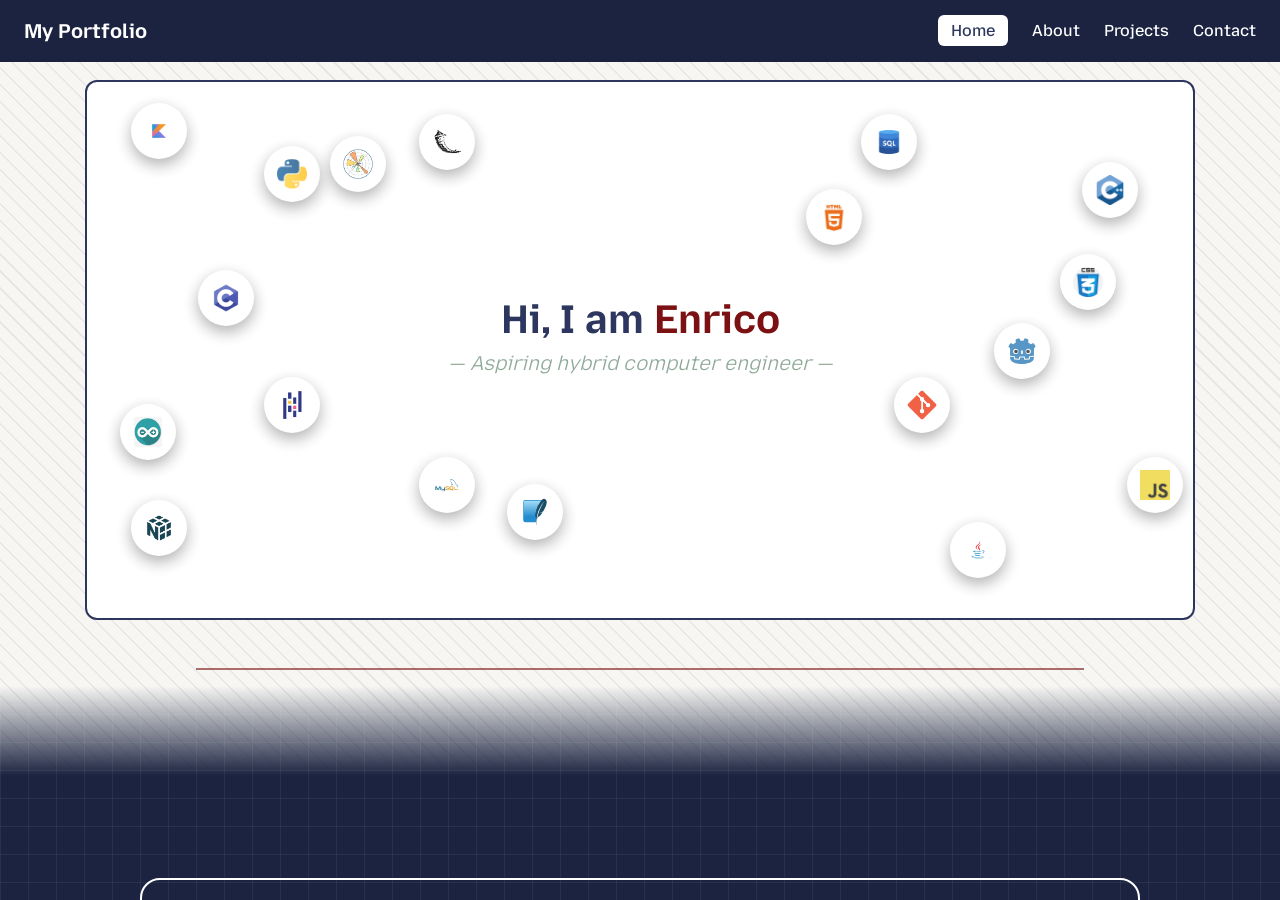
<file: index.html>
<!DOCTYPE html>
<html lang="en">
<head>
    <meta charset="UTF-8">
    <meta name="viewport" content="width=device-width, initial-scale=1.0">
    <title>Pentado Portfolio | Home</title>

    <!-- Bootstrap CSS -->
    <link rel="stylesheet" href="https://cdn.jsdelivr.net/npm/bootstrap@4.5.3/dist/css/bootstrap.min.css" integrity="sha384-TX8t27EcRE3e/ihU7zmQxVncDAy5uIKz4rEkgIXeMed4M0jlfIDPvg6uqKI2xXr2" crossorigin="anonymous">

    <!-- CSS -->
    <link href="style.css" rel="stylesheet">
</head>
<body>
    <!-- TODO: FIX Mobile UI -->
    <!--TODO: Fix Navbar for mobile devices, have the tabs be in a drop down list rather than always showing -->
    <nav class="navbar">
        <div class="logo">
            <a href="#">My Portfolio</a>
        </div>

        <button class="nav-toggle" id="nav-toggle" aria-label="Toggle navigation menu">
            &#9776;
        </button>

        <ul class="nav-links" id="nav-links">
            <li><a href="#" style="background-color: #fff; color: var(--twilight-indigo); padding: 0.4rem 0.8rem; border-radius: 6px;">Home</a></li>
            <li><a href="about.html">About</a></li>
            <li><a href="projects.html">Projects</a></li>
            <li><a href="contact.html">Contact</a></li>
        </ul>
    </nav>
    <div class="page-scroll">
        <main class="container">
            <!--TODO: make spacings better for first page -->
            <section id="home" class="hero" style="margin: 1rem auto 1rem;">
                <!-- Floating skill icons -->
                <div class="skill-field" aria-hidden="true">
                    <div class="skill-icon" style="left: 16%;  top: 12%; --dur: 7s;  --delay: 0s;   --amp: 14px;"><img src="images/skills/python.png" alt=""></div>
                    <div class="skill-icon" style="left: 16%; top: 55%; --dur: 8.5s;--delay: 1.2s; --amp: 18px;"><img src="images/skills/pandas.png" alt=""></div>
                    <div class="skill-icon" style="left: 4%;  top: 78%; --dur: 6.5s;--delay: 0.6s; --amp: 12px;"><img src="images/skills/numpy.png" alt=""></div>
                    <div class="skill-icon" style="left: 22%; top: 10%; --dur: 9s;  --delay: 2s;   --amp: 16px;"><img src="images/skills/matplotlib.png" alt=""></div>
                    <div class="skill-icon" style="left: 10%; top: 35%; --dur: 7.5s;--delay: 0.3s; --amp: 15px;"><img src="images/skills/c.jpg" alt=""></div>
                    <div class="skill-icon" style="left: 90%; top: 15%; --dur: 8s;  --delay: 1.5s; --amp: 17px;"><img src="images/skills/cpp.png" alt=""></div>
                    <div class="skill-icon" style="left: 82%; top: 45%; --dur: 6.8s;--delay: 0.8s; --amp: 13px;"><img src="images/skills/godot.svg" alt=""></div>
                    <div class="skill-icon" style="left: 94%; top: 70%; --dur: 9.5s;--delay: 2.4s; --amp: 20px;"><img src="images/skills/js.png" alt=""></div>
                    <div class="skill-icon" style="left: 78%; top: 82%; --dur: 7.2s;--delay: 1s;   --amp: 14px;"><img src="images/skills/java.jpg" alt=""></div>
                    <div class="skill-icon" style="left: 88%; top: 32%; --dur: 8.2s;--delay: 0.4s; --amp: 16px;"><img src="images/skills/css.png" alt=""></div>
                    <div class="skill-icon" style="left: 65%;  top: 20%; --dur: 6.2s;--delay: 1.8s; --amp: 12px;"><img src="images/skills/html.png" alt=""></div>
                    <div class="skill-icon" style="left: 30%; top: 6%;  --dur: 9.2s;--delay: 0.9s; --amp: 18px;"><img src="images/skills/flask.png" alt=""></div>
                    <div class="skill-icon" style="left: 70%; top: 6%;  --dur: 7.8s;--delay: 1.4s; --amp: 15px;"><img src="images/skills/sql.jpg" alt=""></div>
                    <div class="skill-icon" style="left: 38%; top: 75%; --dur: 8.6s;--delay: 2.2s; --amp: 19px;"><img src="images/skills/sqlite.svg" alt=""></div>
                    <div class="skill-icon" style="left: 30%; top: 70%; --dur: 6.6s;--delay: 0.5s; --amp: 13px;"><img src="images/skills/mysql.png" alt=""></div>
                    <div class="skill-icon" style="left: 3%;  top: 60%; --dur: 9.8s;--delay: 1.7s; --amp: 20px;"><img src="images/skills/arduino.png" alt=""></div>
                    <div class="skill-icon" style="left: 73%; top: 55%; --dur: 7.4s;--delay: 0.2s; --amp: 14px;"><img src="images/skills/git.png" alt=""></div>
                    <div class="skill-icon" style="left: 4%; top: 4%;  --dur: 8.4s;--delay: 1.1s; --amp: 16px;"><img src="images/skills/kotlin.png" alt=""></div>
                </div>

                <div class="hero-content">
                    <div class="hero-text-content">
                        <h1><b>Hi, I am <span class="highlight" style="color: #7b1113">Enrico</span></b></h1>
                        <h2 class="lead" id="rotating-tagline" style="color: --var(--dark-wine); font-style: italic;">— Aspiring hybrid computer engineer —</h2>
                        <p id="fun-message"></p>
                    </div>
                </div>
            </section>

            <hr style="margin: 3rem auto 1rem;">

            <section id="goals" class="dark-section">
                <br>
                <br>
                <br>
                <br>
                <br>
                <div style="border: 2px solid #ffffff; border-radius: 20px; margin: 2.5rem auto; padding: 2rem 1.5rem; max-width: 1000px;">
                    <h2 style="display: inline-block; font-family: 'Mozilla Text'; background-color: #ffffff; color: black; padding: 0.6rem 2rem; border-radius: 40px; border: 2px solid #ffffff; letter-spacing: 1px;"><b>MY GOALS</b></h2>
                    <br>
                    <hr style="margin: 3rem auto 1rem; margin-top: 2rem; margin-bottom: 0.5rem; color: white;">
                    <br>
                    <div class="goals-grid">
                        <div class="goal-card">
                            <h3 style="font-family: 'Mozilla Text'; padding-bottom: 3.2px;"><b>GROWTH</b></h3>
                            <p><i>Always building my skills not just in Programming and Engineering but even for</i></p>
                        </div>
                        <div class="goal-card">
                            <h3 style="font-family: 'Mozilla Text'; padding-bottom: 3.2px;"><b>APPLICATION</b></h3>
                            <p><i>Seeking hands-on work in industry and research, to apply the skills I learn within my fields of interest</i></p>
                        </div>
                        <div class="goal-card">
                            <h3 style="font-family: 'Mozilla Text'; padding-bottom: 3.2px;"><b>IMPACT</b></h3>
                            <p><i>Focused on real results, from identifying drug components, acting upon data, to improving user experience</i></p>
                        </div>
                    </div>
                    <br>
                    <br>
                    <hr style="margin: 3rem auto 1rem; margin-top: 1rem; margin-bottom: 1rem; color: white;">
                </div>
                <br>
                <br>
                <br>
                <br>
                <br>
                <br>
            </section>

            <hr style="margin: 3rem auto 1rem;">

            <!--TODO: Fix div sizing for mobile devices, have it so that it only displays one cell at a time -->
            <!--TODO: Add fade in the left and right side of the experience track to put the center card more in focus -->
            <section id="experience" style="font-family: 'Times New Roman'; margin: 3rem auto 1rem;">
                <h2 style="display: inline-block; font-family: 'Mozilla Text'; background-color: #ffffff; color: #000000; padding: 0.6rem 2rem; border-radius: 40px; border: 2px solid #000000; letter-spacing: 1px;"><b>EXPERIENCE</b></h2>
                <div class="scroll-wrapper">
                        <button class="scroll-btn left" aria-label="Scroll left">&#10094;</button>

                        <div class="experience-track">
                            <div class="experience-card">
                                <h3>Student Researcher & Presenter</h3>
                                <p class="exp-meta" style="font-family: 'Mozilla Text';display: flex; align-items: center; gap: 0.5rem;">
                                    <img src="images/homepage/pisay.jpg" alt="PSHS-EVC logo" style="width: 32px; height: 32px; border-radius: 50%; object-fit: cover; border: 1px solid var(--muted-teal);">
                                    Philippine Science High School – Eastern Visayas Campus · 2024–2026
                                </p>
                                <p style="text-align: justify; text-justify: inter-word; hyphens: auto;">Researched chem-informatics and bio-informatics applications, identifying dengue-inhibiting compounds in Moringa oleifera. Presented at four major forums, earning awards.</p>
                                <img src="images/homepage/research.jpg" alt="Research presentation photo" style="margin-left: auto; margin-right: auto; width: 100%; max-width: 260px; border-radius: 8px; margin-top: 0.75rem; display: block;">
                            </div>
                            <div class="experience-card">
                                <h3>AI/ML Research Intern</h3>
                                <p class="exp-meta" style="display: flex; align-items: center; gap: 0.5rem;">
                                    <img src="images/homepage/SIP.png" alt="UP Diliman logo" style="width: 32px; height: 32px; border-radius: 50%; object-fit: cover; border: 1px solid var(--muted-teal);">
                                    CheIntel Learning Laboratory, UP Diliman · June–July 2025
                                </p>
                                <p style="text-align: justify; text-justify: inter-word; hyphens: auto;">Voluntary summer internship at the CheIntel Research Laboratory, curating and analyzing chemical concept datasets for AI model training under the mentorship of engineers and researchers.</p>
                                <img src="images/homepage/Sip-Photo.jpg" alt="Lab photo" style="margin-left: auto; margin-right: auto; width: 100%; max-width: 260px; border-radius: 8px; margin-top: 0.75rem; display: block;">
                            </div>
                            <div class="experience-card">
                                <h3>Student Leader</h3>
                                <p class="exp-meta" style="display: flex; align-items: center; gap: 0.5rem;">
                                    <img src="images/homepage/pisay.jpg" alt="PSHS-EVC logo" style="width: 32px; height: 32px; border-radius: 50%; object-fit: cover; border: 1px solid var(--muted-teal);">
                                    PSHS-EVC Organizations · 2023–2026
                                </p>
                                <p style="text-align: justify; text-justify: inter-word; hyphens: auto;;">Led multiple student organizations managing and coordinating teams during tenure as an executive officer in each organization</p>
                                <img src="images/homepage/leadership.jpg" alt="Leadership event photo" style="margin-left: auto; margin-right: auto; width: 100%; max-width: 260px; border-radius: 8px; margin-top: 0.75rem; display: block;">
                            </div>
                        </div>

                        <button class="scroll-btn right" aria-label="Scroll right">&#10095;</button>
                </div>
            </section>
        </main>
    </div>

    <footer>
        <p>&copy; 2026 Enrico Wilhelm E. Pentado. All rights reserved.</p>
    </footer>

    <!-- Bootstrap JS dependencies -->
    <script src="https://code.jquery.com/jquery-3.5.1.slim.min.js" integrity="sha384-DfXdz2htPH0lsSSs5nCTpuj/zy4C+OGpamoFVy38MVBnE+IbbVYUew+OrCXaRkfj" crossorigin="anonymous"></script>
    <script src="https://cdn.jsdelivr.net/npm/bootstrap@4.5.3/dist/js/bootstrap.bundle.min.js" integrity="sha384-ho+j7jyWK8fNQe+A12Hb8AhRq26LrZ/JpcUGGOn+Y7RsweNrtN/tE3MoK7ZeZDyx" crossorigin="anonymous"></script>

    <script src="script.js"></script>
</body>
</html>
</file>
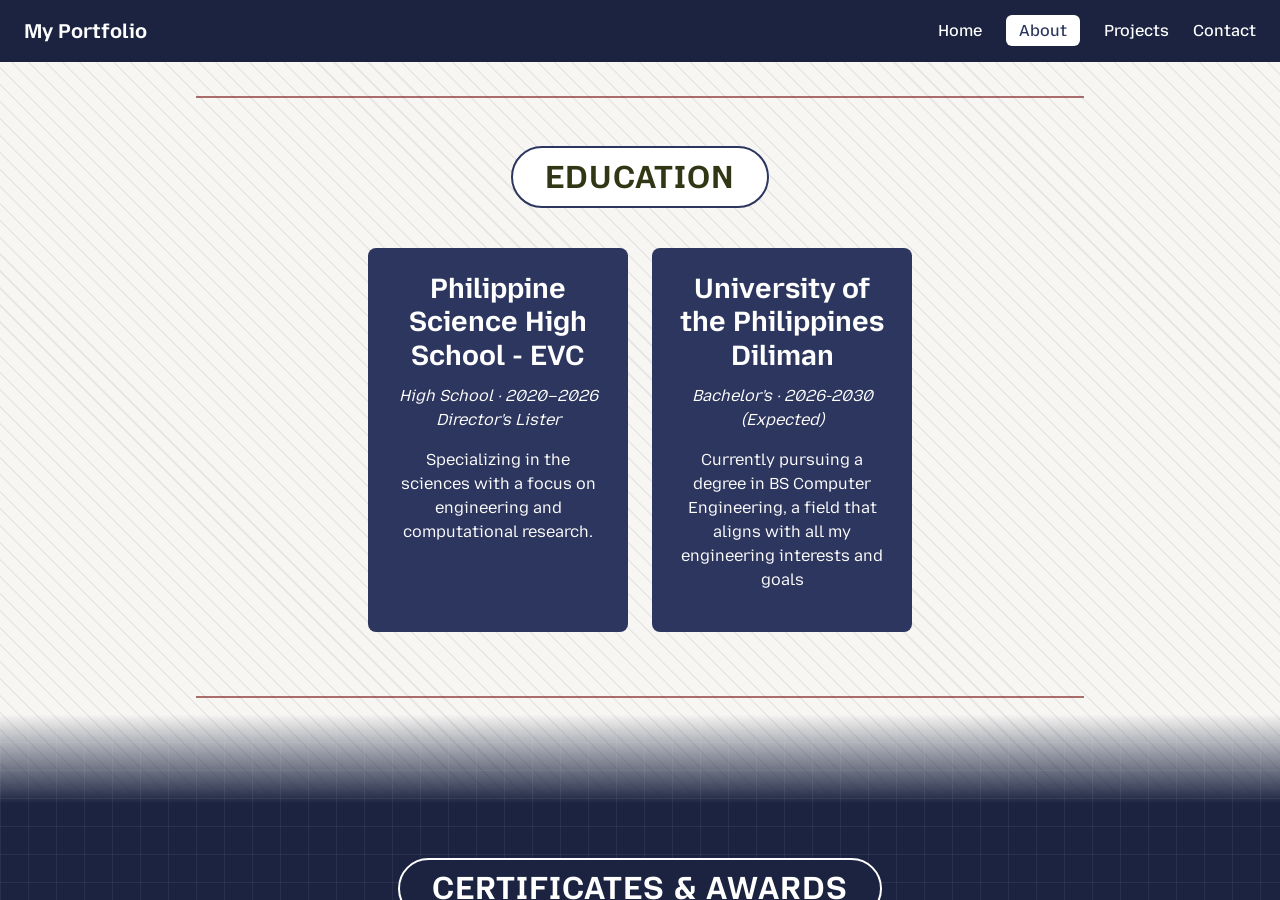
<file: about.html>
<!DOCTYPE html>
<html lang="en">
<head>
    <meta charset="UTF-8">
    <meta name="viewport" content="width=device-width, initial-scale=1.0">
    <title>Pentado Portfolio | About</title>

    <!-- Bootstrap CSS -->
    <link rel="stylesheet" href="https://cdn.jsdelivr.net/npm/bootstrap@4.5.3/dist/css/bootstrap.min.css" integrity="sha384-TX8t27EcRE3e/ihU7zmQxVncDAy5uIKz4rEkgIXeMed4M0jlfIDPvg6uqKI2xXr2" crossorigin="anonymous">

    <link href="style.css" rel="stylesheet">
</head>
<body>
    <nav class="navbar">
        <div class="logo">
            <a href="#">My Portfolio</a>
        </div>

        <button class="nav-toggle" id="nav-toggle" aria-label="Toggle navigation menu">
            &#9776;
        </button>

        <ul class="nav-links" id="nav-links">
            <li><a href="index.html">Home</a></li>
            <li><a href="#" style="background-color: #fff; color: var(--twilight-indigo); padding: 0.4rem 0.8rem; border-radius: 6px;">About</a></li>
            <li><a href="projects.html">Projects</a></li>
            <li><a href="contact.html">Contact</a></li>
        </ul>
    </nav>

        <div class="page-scroll">
            <main class="container">
                <hr style="margin: 2rem auto 1rem; margin-bottom: 0rem;">
                <!-- TODO: ADD IMAGES OF THE SCHOOLS TO THE SIDES OF THE CARDS -->
                <!-- Education Maintains Card System FORMAT-->
                <section id="education" style="padding: 3rem 1.5rem; text-align: center;">
                    <h2 style="background-color:white ;display: inline-block; font-family: 'Mozilla Text'; padding: 0.6rem 2rem; border: 2px solid var(--twilight-indigo); border-radius: 40px; margin-bottom: 0.5rem; letter-spacing: 1px;"><b>EDUCATION</b></h2>
                    <div class="goals-grid">
                        <div class="goal-card">
                            <h3 style="font-family: 'Mozilla Text'; padding-bottom: 3.2px;"><b>Philippine Science High School - EVC</b></h3>
                            <p><i>High School · 2020–2026 Director's Lister</i></p>
                            <p>Specializing in the sciences with a focus on engineering and computational research.</p>
                        </div>
                        <div class="goal-card">
                            <h3 style="font-family: 'Mozilla Text'; padding-bottom: 3.2px;"><b>University of the Philippines Diliman</b></h3>
                            <p><i>Bachelor's · 2026-2030 (Expected) </i></p>
                            <p>Currently pursuing a degree in BS Computer Engineering, a field that aligns with all my engineering interests and goals</p>
                        </div>
                    </div>
                </section>

                <hr style="margin: 1rem auto 1rem;">

                <!-- Certificates & Awards apply a more timeline esque design-->
                <section id="awards" class="dark-section" style="padding: 3rem 1.5rem; text-align: center;">
                    <br>
                    <br>
                    <br>
                    <br>


                    <h2 style="background-color: var(--deep-navy);display: inline-block; font-family: 'Mozilla Text'; padding: 0.6rem 2rem; border: 2px solid var(--twilight-indigo); border-radius: 40px; margin-bottom: 0.5rem; letter-spacing: 1px;"><b>CERTIFICATES & AWARDS</b></h2>

                    <br>
                    <hr style="color: white;">

                    <!-- TODO: Make the description box a fixed size, add some images if possible similarly to the expereience carousel but here instead the pictures of the certificates-->
                    <div class="timeline-wrapper">
                        <div class="timeline-track">
                            <div class="timeline-arrow left"></div>

                            <!-- Certificates -->
                            <button class="timeline-dot" data-type="certificate" data-label="Certificate" data-title="JavaScript Proficiency Certification" data-date="HackerRank · Aug 2025" data-description="Validated proficiency in core JavaScript, covering DOM manipulation, event handling, and client-side logic for building interactive, functional web interfaces." aria-label="JavaScript Proficiency Certification"></button>

                            <button class="timeline-dot" data-type="certificate" data-label="Certificate" data-title="Intern-level Software Engineering Certification" data-date="HackerRank · Aug 2025" data-description="Assessed intern-level competency in Python and core software engineering practices, including code structure, debugging, and problem-solving under time constraints." aria-label="Intern-level Software Engineering Certification"></button>

                            <button class="timeline-dot" data-type="certificate" data-label="Certificate" data-title="Python Proficiency Certification" data-date="HackerRank · Aug 2025" data-description="Validated proficiency in Python fundamentals and data structures, directly applied in building a semi-automated cheminformatics data pipeline using pandas and pathlib." aria-label="Python Proficiency Certification"></button>

                            <button class="timeline-dot" data-type="award" data-label="Award" data-title="2nd Place, Oral Presentation" data-date="Regional Health Research Symposium · Dec 2025" data-description="Delivered an oral presentation on 'In Silico Investigation of Moringa Oleifera Flavonoids as Potential Inhibitors of NS3 and NS5 of the DENV Virus.' Presented methodology and findings from a semi-automated pipeline built with pandas, matplotlib, and pathlib that screened 100+ flavonoid candidates. Placed 2nd for clarity and rigor of methodology." aria-label="2nd Place, Oral Presentation"></button>

                            <button class="timeline-dot" data-type="award" data-label="Award" data-title="Creative Insight Award" data-date="Kamnoetvidya Science Academy - International Science Fair · Feb 2026" data-description="Recognized for narrowing 100+ flavonoid candidates down to 2 potential inhibitors of the DENV NS3 and NS5 proteins through an in silico screening pipeline. Awarded for surfacing underexplored opportunities in cheminformatics to an international panel of academics and professionals." aria-label="Creative Insight Award"></button>

                            <!-- Award -->
                            <button class="timeline-dot" data-type="award" data-label="Award" data-title="Best Research Project – Chemistry" data-date="PSHS-EVC Science Math and Technology Fair · 2026" data-description="Awarded for research identifying dengue-inhibiting compounds in Moringa oleifera. Built a semi-automated screening pipeline using pandas for data analysis, matplotlib for modeling and visualization, and pathlib for automated file handling — accelerating the project timeline by running lengthy tasks without manual input." aria-label="Best Research Project – Chemistry"></button>

                            <!-- Important certificate -->
                            <button class="timeline-dot" data-type="important-certificate" data-label="Important Certificate" data-title="IBM Data Fundamentals Certification" data-date="IBM · Jun 2026" data-description="Covers foundational data concepts including data types, analysis, modeling, and data cleaning, with hands-on exposure to IBM Watson tools for applied data analysis." aria-label="IBM Data Fundamentals Certification"></button>

                            <!-- Certificates -->
                            <button class="timeline-dot" data-type="certificate" data-label="Certificate" data-title="Java Certification" data-date="HackerRank · Jun 2026" data-description="Validated competency in Java programming fundamentals and object-oriented programming principles, including class design, inheritance, and encapsulation." aria-label="Java Certification"></button>

                            <button class="timeline-dot" data-type="certificate" data-label="Certificate" data-title="SQL Certification" data-date="HackerRank · Jun 2026" data-description="Validated proficiency in SQL for managing, querying, and retrieving data across relational databases, covering joins, aggregation, and data manipulation." aria-label="SQL Certification"></button>

                            <div class="timeline-arrow right"></div>
                        </div>
                    </div>


                    <div class="timeline-panel" id="timeline-panel">
                        <h3 id="timeline-panel-title">Explore my awards & certificates</h3>
                        <p class="date" id="timeline-panel-date"></p>
                        <p id="timeline-panel-description">Hover, click, or use ← → arrow keys after clicking a dot to browse.</p>
                    </div>

                    <hr style="color: white;">
                    <br>
                    <br>

                </section>

                <hr style="margin: 3rem auto 1rem;">

                <!-- Organizations note TODO: convert to a Icon/Logo reveal on Hover, add timestamps-->
                <section id="organizations" style="padding: 3rem 1.5rem; text-align: center;">
                    <h2 class="section-title" style="background-color:white ;display: inline-block; font-family: 'Mozilla Text'; padding: 0.6rem 2rem; border: 2px solid var(--dark-wine); border-radius: 40px; margin-bottom: 0.5rem; letter-spacing: 1px;" ><b>ORGANIZATIONS</b></h2>

                    <div class="org-layout">
                        <!-- Left column: photo + logo carousel -->
                        <div class="org-left">
                            <div class="org-photo-wrapper">
                                <img id="org-photo" src="images/about/ligid-photo.jpg" alt="Work with LIGID">
                            </div>

                            <div class="org-logo-scroll-wrapper">

                                <div class="org-logo-track" id="org-logo-track">
                                    <button class="org-logo-item is-active"
                                        data-name="LIGID"
                                        data-role="President"
                                        data-photo="images/about/ligid-photo.jpg"
                                        data-description="Led LIGID, the school's academic club for Geography and Social Science, aimed at building appreciation for both fields and training scholars to compete in the Philippine Geographic Olympiad.">
                                        <img src="images/about/logo-ligid.jpg" alt="LIGID logo">
                                    </button>

                                    <button class="org-logo-item"
                                        data-name="CAFE PISAY"
                                        data-role="Internal Vice President"
                                        data-photo="images/about/cafe-photo.jpg"
                                        data-description="Helped lead CAFE PISAY, a non-profit organization promoting literacy and language appreciation within the school and nearby community through initiatives like elementary school outreach and book drives. Spearheaded the organization's first outreach to Pope Francis Home for the Elderly and Orphans.">
                                        <img src="images/about/logo-cafe.jpg" alt="CAFE PISAY logo">
                                    </button>

                                    <button class="org-logo-item"
                                        data-name="ECHO"
                                        data-role="Secretary"
                                        data-photo="images/about/echo-photo.png"
                                        data-description="Served as Secretary of ECHO, an organization introducing students to specialized computer science niches beyond the standard curriculum, including game development and competitive programming, while training scholars for the National Informatics Olympiad — with multiple members representing the school at the national level.">
                                        <img src="images/about/logo-echo.jpg" alt="ECHO logo">
                                    </button>

                                    <button class="org-logo-item"
                                        data-name="Athletic Council"
                                        data-role="Auditor"
                                        data-photo="images/about/ac.jpg"
                                        data-description="Managed fiscal matters for the Athletic Council and its flagship event, auditing over ₱300,000 in funds through pre- and post-event reviews, and formulating and allocating budget plans across more than 10 committees to keep the event on track.">
                                        <img src="images/about/logo-ac.jpg" alt="Athletic Council logo">
                                    </button>
                                </div>

                            </div>
                        </div>

                        <!-- Right column: name, role, description — updates with the active logo -->
                        <div class="org-right">
                            <h3 id="org-name">LIGID</h3>
                            <p class="role" id="org-role">President</p>
                            <p id="org-description">Led LIGID, the school's academic club for Geography and Social Science, aimed at building appreciation for both fields and training scholars to compete in the Philippine Geographic Olympiad.</p>
                        </div>
                    </div>
                </section>

                <hr style="margin: 3rem auto 1rem;">

                <!--Hobbies-->
                <!--TODO: darken photos to not class too much with the background -->
                <section id="hobbies" class="dark-section" style="padding: 3rem 1.5rem 1rem; text-align: center;">
                    <br>
                    <br>
                    <br>
                    <br>
                    <br>
                    <h2 style="background-color: var(--deep-navy); display: inline-block; font-family: 'Mozilla Text'; padding: 0.6rem 2rem; border: 2px solid var(--twilight-indigo); border-radius: 40px; margin-bottom: 0.5rem; letter-spacing: 1px;"><b>HOBBIES</b></h2>
                    <br>
                    <hr style="color: white;">
                    <br>
                    <div class="hobby-grid">

                        <div class="hobby-tile">
                            <img src="images/about/gdev-photo.png" alt="Hobby Two">
                            <div class="hobby-overlay">
                                <h3>Game Development and Play testing</h3>
                                <p>Creating fun small scale video game projects as an extension of the skills I learned from programming</p>
                            </div>
                        </div>

                        <div class="hobby-tile">
                            <img src="images/about/photography-photo.jpg" alt="Hobby Three">
                            <div class="hobby-overlay">
                                <h3>Photography</h3>
                                <p>Taken up casual photography, more specifically street photography to appreciate the community and surroundings.</p>
                            </div>
                        </div>

                        <div class="hobby-tile">
                            <img src="images/about/lit-photo.jpg" alt="Hobby Four">
                            <div class="hobby-overlay">
                                <h3>Classic Literature</h3>
                                <p>I love reading classic literature my favorite author is Victor Hugo but currently I am reading the works of Dostoevsky </p>
                            </div>
                        </div>

                        <!-- Add more tiles by copying one .hobby-tile block above -->
                    </div>
                    <br>
                    <br>
                    <br>
                    <hr style="color: white;">
                    <br>
                </section>
            </main>
        </div>

    <footer>
        <p>&copy; 2026 Enrico Wilhelm E. Pentado. All rights reserved.</p>
    </footer>

    <!-- Bootstrap JS dependencies -->
    <script src="https://code.jquery.com/jquery-3.5.1.slim.min.js" integrity="sha384-DfXdz2htPH0lsSSs5nCTpuj/zy4C+OGpamoFVy38MVBnE+IbbVYUew+OrCXaRkfj" crossorigin="anonymous"></script>
    <script src="https://cdn.jsdelivr.net/npm/bootstrap@4.5.3/dist/js/bootstrap.bundle.min.js" integrity="sha384-ho+j7jyWK8fNQe+A12Hb8AhRq26LrZ/JpcUGGOn+Y7RsweNrtN/tE3MoK7ZeZDyx" crossorigin="anonymous"></script>

    <script src="script.js"></script>
</body>
</html>
</file>
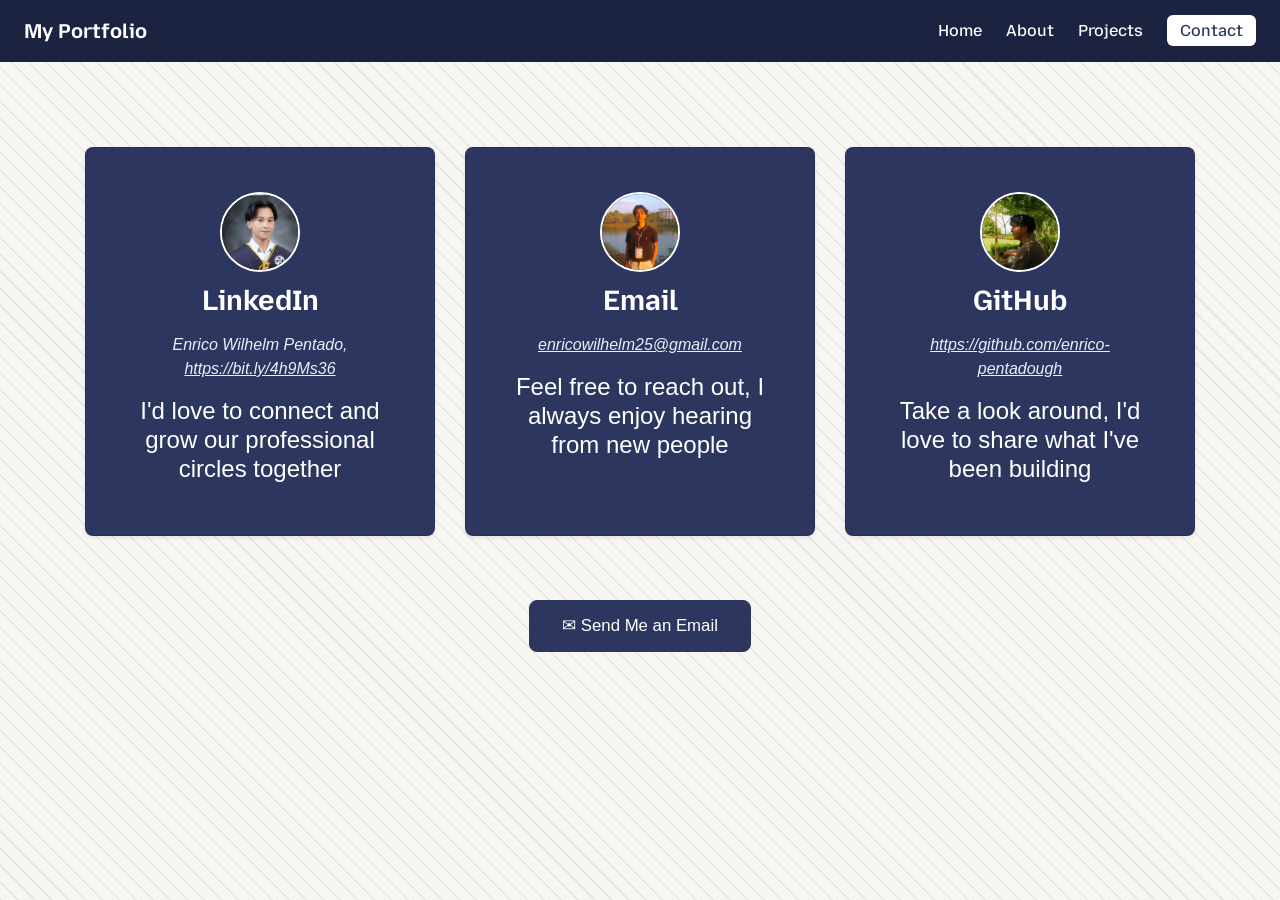
<file: contact.html>
<!DOCTYPE html>
<html lang="en">
<head>
    <meta charset="UTF-8">
    <meta name="viewport" content="width=device-width, initial-scale=1.0">
    <title>Pentado Portfolio | Contact</title>

    <!-- Bootstrap CSS -->
    <link rel="stylesheet" href="https://cdn.jsdelivr.net/npm/bootstrap@4.5.3/dist/css/bootstrap.min.css" integrity="sha384-TX8t27EcRE3e/ihU7zmQxVncDAy5uIKz4rEkgIXeMed4M0jlfIDPvg6uqKI2xXr2" crossorigin="anonymous">

    <link href="style.css" rel="stylesheet">
</head>
<body>

    <nav class="navbar">
        <div class="logo">
            <a href="#">My Portfolio</a>
        </div>

        <button class="nav-toggle" id="nav-toggle" aria-label="Toggle navigation menu">
            &#9776;
        </button>

        <ul class="nav-links" id="nav-links">
            <li><a href="index.html">Home</a></li>
            <li><a href="about.html">About</a></li>
            <li><a href="projects.html">Projects</a></li>
            <li><a href="#" style="background-color: #fff; color: var(--twilight-indigo); padding: 0.4rem 0.8rem; border-radius: 6px;">Contact</a></li>
        </ul>
    </nav>

    <div class="page-scroll">
        <main class="container">

            <section id="contact" style="padding-top: 3.2rem; font-family: 'Quicksand', sans-serif;">
                <div class="goals-grid row justify-content-center">

                    <!-- LinkedIn -->
                    <div class="col-md-4 mb-4">
                        <div class="goal-card card h-100 shadow-sm" style="display: flex; flex-direction: column; align-items: center; text-align: center; background-color: var(--twilight-indigo); color: #ffffff;">
                            <div class="card-body d-flex flex-column align-items-center text-center">
                                <img src="images/contact/linkedin.jpg" alt="LinkedIn profile picture"
                                    style="width: 80px; height: 80px; border-radius: 50%; object-fit: cover; margin-bottom: 0.75rem; border: 2px solid #ffffff;">
                                <h3 class="card-title" style="font-family: 'Mozilla Text', Times, serif; padding-bottom: 3.2px; color: #ffffff;"><b>LinkedIn</b></h3>
                                <p class="card-text" style="color: #e6f0fa;"><i>Enrico Wilhelm Pentado, <a href="https://bit.ly/4h9Ms36" target="_blank" rel="noopener noreferrer" style="color: #e6f0fa; text-decoration: underline;">https://bit.ly/4h9Ms36</a></i></p>
                                <h4 style="color: #ffffff;">I'd love to connect and grow our professional circles together</h4>
                            </div>
                        </div>
                    </div>

                    <!-- Email -->
                    <div class="col-md-4 mb-4">
                        <div class="goal-card card h-100 shadow-sm" style="display: flex; flex-direction: column; align-items: center; text-align: center; background-color: var(--twilight-indigo); color: #ffffff;">
                            <div class="card-body d-flex flex-column align-items-center text-center">
                                <img src="images/contact/gmail.jpg" alt="Email profile picture"
                                    style="width: 80px; height: 80px; border-radius: 50%; object-fit: cover; margin-bottom: 0.75rem; border: 2px solid #ffffff;">
                                <h3 class="card-title" style="font-family: 'Mozilla Text', Times, serif; padding-bottom: 3.2px; color: #ffffff;"><b>Email</b></h3>
                                <p class="card-text" style="color: #e6f0fa;"><i><a href="mailto:enricowilhelm25@gmail.com" style="color: #e6f0fa; text-decoration: underline;">enricowilhelm25@gmail.com</a></i></p>
                                <h4 style="color: #ffffff;">Feel free to reach out, I always enjoy hearing from new people</h4>
                            </div>
                        </div>
                    </div>

                    <!-- GitHub -->
                    <div class="col-md-4 mb-4">
                        <div class="goal-card card h-100 shadow-sm" style="display: flex; flex-direction: column; align-items: center; text-align: center; background-color: var(--twilight-indigo); color: #ffffff;">
                            <div class="card-body d-flex flex-column align-items-center text-center">
                                <img src="images/contact/github.jpg" alt="GitHub profile picture"
                                style="width: 80px; height: 80px; border-radius: 50%; object-fit: cover; margin-bottom: 0.75rem; border: 2px solid #ffffff;">
                                <h3 class="card-title" style="font-family: 'Mozilla Text', Times, serif; padding-bottom: 3.2px; color: #ffffff;"><b>GitHub</b></h3>
                                <p class="card-text" style="color: #e6f0fa;"><i><a href="https://github.com/enrico-pentadough" target="_blank" rel="noopener noreferrer" style="color: #e6f0fa; text-decoration: underline;">https://github.com/enrico-pentadough</a></i></p>
                                <h4 style="color: #ffffff;">Take a look around, I'd love to share what I've been building</h4>
                            </div>
                        </div>
                    </div>

                </div>

                <div style="text-align: center; margin-top: 2.5rem;">
                    <a href="mailto:enricowilhelm25@gmail.com" class="btn btn-primary" style="padding: 0.75rem 2rem; font-size: 1.05rem; border-radius: 8px;">
                        ✉ Send Me an Email
                    </a>
                </div>
            </section>
            <br>
            <br>
        </main>
    </div>

    <footer>
        <p>&copy; 2026 Enrico Wilhelm E. Pentado. All rights reserved.</p>
    </footer>

    <!-- Bootstrap JS dependencies -->
    <script src="https://code.jquery.com/jquery-3.5.1.slim.min.js" integrity="sha384-DfXdz2htPH0lsSSs5nCTpuj/zy4C+OGpamoFVy38MVBnE+IbbVYUew+OrCXaRkfj" crossorigin="anonymous"></script>
    <script src="https://cdn.jsdelivr.net/npm/bootstrap@4.5.3/dist/js/bootstrap.bundle.min.js" integrity="sha384-ho+j7jyWK8fNQe+A12Hb8AhRq26LrZ/JpcUGGOn+Y7RsweNrtN/tE3MoK7ZeZDyx" crossorigin="anonymous"></script>

    <script src="script.js"></script>
</body>
</html>
</file>
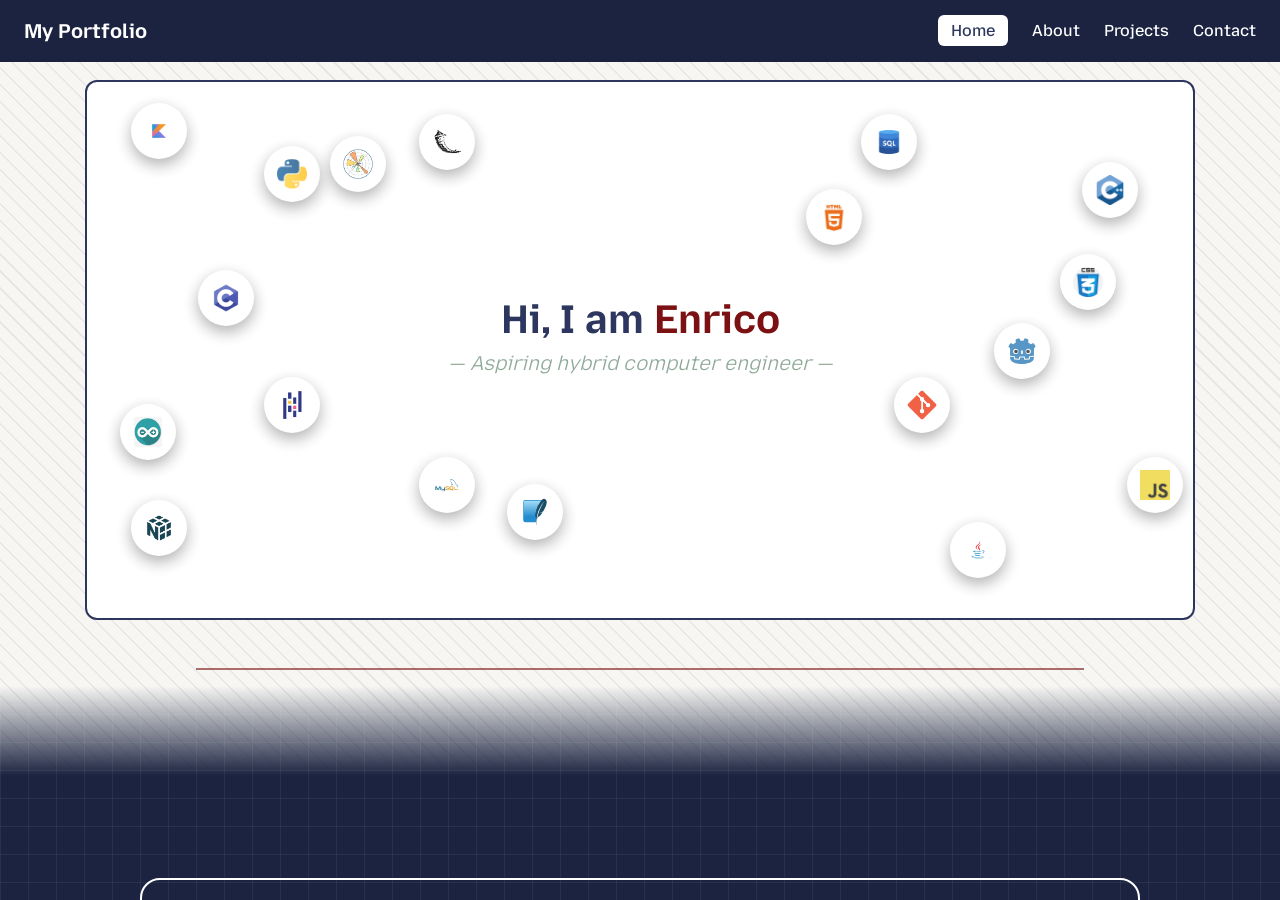
<file: homepage.html>
<!DOCTYPE html>
<html lang="en">
<head>
    <meta charset="UTF-8">
    <meta name="viewport" content="width=device-width, initial-scale=1.0">
    <title>Pentado Portfolio | Home</title>

    <!-- Bootstrap CSS -->
    <link rel="stylesheet" href="https://cdn.jsdelivr.net/npm/bootstrap@4.5.3/dist/css/bootstrap.min.css" integrity="sha384-TX8t27EcRE3e/ihU7zmQxVncDAy5uIKz4rEkgIXeMed4M0jlfIDPvg6uqKI2xXr2" crossorigin="anonymous">

    <!-- CSS -->
    <link href="style.css" rel="stylesheet">
</head>
<body>

    <!--TODO: Fix Navbar for mobile devices, have the tabs be in a drop down list rather than always showing -->
    <nav class="navbar">
        <div class="logo">
            <a href="#">My Portfolio</a>
        </div>

        <button class="nav-toggle" id="nav-toggle" aria-label="Toggle navigation menu">
            &#9776;
        </button>

        <ul class="nav-links" id="nav-links">
            <li><a href="#" style="background-color: #fff; color: var(--twilight-indigo); padding: 0.4rem 0.8rem; border-radius: 6px;">Home</a></li>
            <li><a href="about.html">About</a></li>
            <li><a href="projects.html">Projects</a></li>
            <li><a href="contact.html">Contact</a></li>
        </ul>
    </nav>
    <div class="page-scroll">
        <main class="container">
            <!--TODO: make section smaller -->
            <section id="home" class="hero" style="margin: 1rem auto 1rem;">
                <!-- Floating skill icons -->
                <div class="skill-field" aria-hidden="true">
                    <div class="skill-icon" style="left: 16%;  top: 12%; --dur: 7s;  --delay: 0s;   --amp: 14px;"><img src="images/skills/python.png" alt=""></div>
                    <div class="skill-icon" style="left: 16%; top: 55%; --dur: 8.5s;--delay: 1.2s; --amp: 18px;"><img src="images/skills/pandas.png" alt=""></div>
                    <div class="skill-icon" style="left: 4%;  top: 78%; --dur: 6.5s;--delay: 0.6s; --amp: 12px;"><img src="images/skills/numpy.png" alt=""></div>
                    <div class="skill-icon" style="left: 22%; top: 10%; --dur: 9s;  --delay: 2s;   --amp: 16px;"><img src="images/skills/matplotlib.png" alt=""></div>
                    <div class="skill-icon" style="left: 10%; top: 35%; --dur: 7.5s;--delay: 0.3s; --amp: 15px;"><img src="images/skills/c.jpg" alt=""></div>
                    <div class="skill-icon" style="left: 90%; top: 15%; --dur: 8s;  --delay: 1.5s; --amp: 17px;"><img src="images/skills/cpp.png" alt=""></div>
                    <div class="skill-icon" style="left: 82%; top: 45%; --dur: 6.8s;--delay: 0.8s; --amp: 13px;"><img src="images/skills/godot.svg" alt=""></div>
                    <div class="skill-icon" style="left: 94%; top: 70%; --dur: 9.5s;--delay: 2.4s; --amp: 20px;"><img src="images/skills/js.png" alt=""></div>
                    <div class="skill-icon" style="left: 78%; top: 82%; --dur: 7.2s;--delay: 1s;   --amp: 14px;"><img src="images/skills/java.jpg" alt=""></div>
                    <div class="skill-icon" style="left: 88%; top: 32%; --dur: 8.2s;--delay: 0.4s; --amp: 16px;"><img src="images/skills/css.png" alt=""></div>
                    <div class="skill-icon" style="left: 65%;  top: 20%; --dur: 6.2s;--delay: 1.8s; --amp: 12px;"><img src="images/skills/html.png" alt=""></div>
                    <div class="skill-icon" style="left: 30%; top: 6%;  --dur: 9.2s;--delay: 0.9s; --amp: 18px;"><img src="images/skills/flask.png" alt=""></div>
                    <div class="skill-icon" style="left: 70%; top: 6%;  --dur: 7.8s;--delay: 1.4s; --amp: 15px;"><img src="images/skills/sql.jpg" alt=""></div>
                    <div class="skill-icon" style="left: 38%; top: 75%; --dur: 8.6s;--delay: 2.2s; --amp: 19px;"><img src="images/skills/sqlite.svg" alt=""></div>
                    <div class="skill-icon" style="left: 30%; top: 70%; --dur: 6.6s;--delay: 0.5s; --amp: 13px;"><img src="images/skills/mysql.png" alt=""></div>
                    <div class="skill-icon" style="left: 3%;  top: 60%; --dur: 9.8s;--delay: 1.7s; --amp: 20px;"><img src="images/skills/arduino.png" alt=""></div>
                    <div class="skill-icon" style="left: 73%; top: 55%; --dur: 7.4s;--delay: 0.2s; --amp: 14px;"><img src="images/skills/git.png" alt=""></div>
                    <div class="skill-icon" style="left: 4%; top: 4%;  --dur: 8.4s;--delay: 1.1s; --amp: 16px;"><img src="images/skills/kotlin.png" alt=""></div>
                </div>

                <div class="hero-content">
                    <div class="hero-text-content">
                        <h1><b>Hi, I am <span class="highlight" style="color: #7b1113">Enrico</span></b></h1>
                        <h2 class="lead" id="rotating-tagline" style="color: --var(--dark-wine); font-style: italic;">— Aspiring hybrid computer engineer —</h2>
                        <p id="fun-message"></p>
                    </div>
                </div>
            </section>

            <hr style="margin: 3rem auto 1rem;">

            <section id="goals" class="dark-section">
                <br>
                <br>
                <br>
                <br>
                <br>
                <div style="border: 2px solid #ffffff; border-radius: 20px; margin: 2.5rem auto; padding: 2rem 1.5rem; max-width: 1000px;">
                    <h2 style="display: inline-block; font-family: 'Mozilla Text'; background-color: #ffffff; color: black; padding: 0.6rem 2rem; border-radius: 40px; border: 2px solid #ffffff; letter-spacing: 1px;"><b>MY GOALS</b></h2>
                    <br>
                    <hr style="margin: 3rem auto 1rem; margin-top: 2rem; margin-bottom: 0.5rem; color: white;">
                    <br>
                    <div class="goals-grid">
                        <div class="goal-card">
                            <h3 style="font-family: 'Mozilla Text'; padding-bottom: 3.2px;"><b>GROWTH</b></h3>
                            <p><i>Always building my skills not just in Programming and Engineering but even for</i></p>
                        </div>
                        <div class="goal-card">
                            <h3 style="font-family: 'Mozilla Text'; padding-bottom: 3.2px;"><b>APPLICATION</b></h3>
                            <p><i>Seeking hands-on work in industry and research, to apply the skills I learn within my fields of interest</i></p>
                        </div>
                        <div class="goal-card">
                            <h3 style="font-family: 'Mozilla Text'; padding-bottom: 3.2px;"><b>IMPACT</b></h3>
                            <p><i>Focused on real results, from identifying drug components, acting upon data, to improving user experience</i></p>
                        </div>
                    </div>
                    <br>
                    <br>
                    <hr style="margin: 3rem auto 1rem; margin-top: 1rem; margin-bottom: 1rem; color: white;">
                </div>
                <br>
                <br>
                <br>
                <br>
                <br>
                <br>
            </section>

            <hr style="margin: 3rem auto 1rem;">

            <!--TODO: Fix div sizing for mobile devices, have it so that it only displays one cell at a time -->
            <!--TODO: Add fade in the left and right side of the experience track to put the center card more in focus -->
            <section id="experience" style="font-family: 'Times New Roman'; margin: 3rem auto 1rem;">
                <h2 style="display: inline-block; font-family: 'Mozilla Text'; background-color: #ffffff; color: #000000; padding: 0.6rem 2rem; border-radius: 40px; border: 2px solid #000000; letter-spacing: 1px;"><b>E X P E R I E N C E</b></h2>
                <div class="scroll-wrapper">
                        <button class="scroll-btn left" aria-label="Scroll left">&#10094;</button>

                        <div class="experience-track">
                            <div class="experience-card">
                                <h3>Student Researcher & Presenter</h3>
                                <p class="exp-meta" style="font-family: 'Mozilla Text';display: flex; align-items: center; gap: 0.5rem;">
                                    <img src="images/homepage/pisay.jpg" alt="PSHS-EVC logo" style="width: 32px; height: 32px; border-radius: 50%; object-fit: cover; border: 1px solid var(--muted-teal);">
                                    Philippine Science High School – Eastern Visayas Campus · 2024–2026
                                </p>
                                <p style="text-align: justify; text-justify: inter-word; hyphens: auto;">Researched chem-informatics and bio-informatics applications, identifying dengue-inhibiting compounds in Moringa oleifera. Presented at four major forums, earning awards.</p>
                                <img src="images/homepage/research.jpg" alt="Research presentation photo" style="margin-left: auto; margin-right: auto; width: 100%; max-width: 260px; border-radius: 8px; margin-top: 0.75rem; display: block;">
                            </div>
                            <div class="experience-card">
                                <h3>AI/ML Research Intern</h3>
                                <p class="exp-meta" style="display: flex; align-items: center; gap: 0.5rem;">
                                    <img src="images/homepage/SIP.png" alt="UP Diliman logo" style="width: 32px; height: 32px; border-radius: 50%; object-fit: cover; border: 1px solid var(--muted-teal);">
                                    CheIntel Learning Laboratory, UP Diliman · June–July 2025
                                </p>
                                <p style="text-align: justify; text-justify: inter-word; hyphens: auto;">Voluntary summer internship at the CheIntel Research Laboratory, curating and analyzing chemical concept datasets for AI model training under the mentorship of engineers and researchers.</p>
                                <img src="images/homepage/Sip-Photo.jpg" alt="Lab photo" style="margin-left: auto; margin-right: auto; width: 100%; max-width: 260px; border-radius: 8px; margin-top: 0.75rem; display: block;">
                            </div>
                            <div class="experience-card">
                                <h3>Student Leader</h3>
                                <p class="exp-meta" style="display: flex; align-items: center; gap: 0.5rem;">
                                    <img src="images/homepage/pisay.jpg" alt="PSHS-EVC logo" style="width: 32px; height: 32px; border-radius: 50%; object-fit: cover; border: 1px solid var(--muted-teal);">
                                    PSHS-EVC Organizations · 2023–2026
                                </p>
                                <p style="text-align: justify; text-justify: inter-word; hyphens: auto;;">Led multiple student organizations managing and coordinating teams during tenure as an executive officer in each organization</p>
                                <img src="images/homepage/leadership.jpg" alt="Leadership event photo" style="margin-left: auto; margin-right: auto; width: 100%; max-width: 260px; border-radius: 8px; margin-top: 0.75rem; display: block;">
                            </div>
                        </div>

                        <button class="scroll-btn right" aria-label="Scroll right">&#10095;</button>
                </div>
            </section>
        </main>
    </div>

    <footer>
        <p>&copy; 2026 Enrico Wilhelm E. Pentado. All rights reserved.</p>
    </footer>

    <!-- Bootstrap JS dependencies -->
    <script src="https://code.jquery.com/jquery-3.5.1.slim.min.js" integrity="sha384-DfXdz2htPH0lsSSs5nCTpuj/zy4C+OGpamoFVy38MVBnE+IbbVYUew+OrCXaRkfj" crossorigin="anonymous"></script>
    <script src="https://cdn.jsdelivr.net/npm/bootstrap@4.5.3/dist/js/bootstrap.bundle.min.js" integrity="sha384-ho+j7jyWK8fNQe+A12Hb8AhRq26LrZ/JpcUGGOn+Y7RsweNrtN/tE3MoK7ZeZDyx" crossorigin="anonymous"></script>

    <script src="script.js"></script>
</body>
</html>
</file>
<file: style.css>
@import url('https://fonts.googleapis.com/css2?family=Mozilla+Text:wght@200..700&display=swap');

/* color palette shi */

:root {
    --dark-wine: #7b1113;
    --dark-khaki: #313715;
    --muted-teal: #8fa998;
    --twilight-indigo: #2c365e;
    --muted-teal-2: #9cbfa7;
    --deep-navy: #1b2340;
}

#rotating-tagline {
    transition: opacity 0.4s ease;
    min-height: 1.5em;
    -webkit-transition: opacity 0.4s ease;
    -moz-transition: opacity 0.4s ease;
    -ms-transition: opacity 0.4s ease;
    -o-transition: opacity 0.4s ease;
}

.dark-section {
    position: relative;
    left: 50%;
    right: 50%;
    width: 100vw;
    margin-left: -50vw;
    margin-right: -50vw;
    box-sizing: border-box;
    background-color: var(--deep-navy);
    background-image:        linear-gradient(rgba(255, 255, 255, 0.06) 1px, transparent 1px),        linear-gradient(90deg, rgba(255, 255, 255, 0.06) 1px, transparent 1px);
    background-size: 28px 28px;
    color: #ffffff;
    padding: 8rem 1.5rem;
    overflow: hidden;
    transform: translateZ(0);
    backface-visibility: hidden;
    -webkit-mask-image: linear-gradient(to bottom, transparent 0, #000 90px, #000 calc(100% - 90px), transparent 100%);
    mask-image: linear-gradient(to bottom, transparent 0, #000 90px, #000 calc(100% - 90px), transparent 100%);
}

#hobbies.dark-section {
    -webkit-mask-image: linear-gradient(to bottom, transparent 0, #000 90px, #000 100%);
    mask-image: linear-gradient(to bottom, transparent 0, #000 90px, #000 100%);
}

.dark-section h2 {
    color: #ffffff;
}

.dark-section h2.section-title,
.dark-section h2[style] {
    border-color: #ffffff !important;
}

.dark-section .goal-card {
    background-color: #ffffff;
    color: #000000;
    border: 2px solid #000000;
}

.dark-section .goal-card h3 {
    color: #000000;
}

.dark-section .goal-card p,
.dark-section .goal-card p i {
    color: #000000;
}

.dark-section p {
    color: #ffffff;
}

.dark-section hr {
    background-color: #ffffff;
}

.dark-section .timeline-wrapper {
    max-width: 750px;
    margin: 2.5rem auto 0;
    border: 2px solid #ffffff;
    border-radius: 16px;
    background-color: rgba(0, 0, 0, 0.15);
    scrollbar-color: #ffffff var(--deep-navy);
}

.dark-section .timeline-wrapper::-webkit-scrollbar-track {
    background: var(--deep-navy);
    border-radius: 10px;
}

.dark-section .timeline-wrapper::-webkit-scrollbar-thumb {
    background-color: #ffffff;
    border-radius: 10px;
    border: 2px solid var(--deep-navy);
}

.dark-section .timeline-wrapper::-webkit-scrollbar-thumb:hover {
    background-color: var(--muted-teal-2);
}

.dark-section .timeline-wrapper::-webkit-scrollbar-button {
    display: block;
    background-color: var(--deep-navy);
}
.dark-section .timeline-horizontal::before {
    background-color: #ffffff;
}

.dark-section .timeline-dot {
    background-color: #ffffff;
    border-color: var(--deep-navy);
}

.dark-section .timeline-item:hover .timeline-dot {
    background-color: var(--dark-wine);
    border-color: #ffffff;
}

.dark-section .timeline-connector {
    background-color: #ffffff;
}

.dark-section .timeline-item:hover .timeline-connector {
    background-color: var(--dark-wine);
}

.dark-section .timeline-content {
    background-color: #ffffff;
    color: #000000;
    border-color: #ffffff;
}

.dark-section .timeline-content p {
    color: #000000;
}

.dark-section .timeline-item:hover .timeline-content {
    border-color: var(--dark-wine);
}

.dark-section .timeline-arrow.left {
    border-right-color: #ffffff;
}

.dark-section .timeline-arrow.right {
    border-left-color: #ffffff;
}

.dark-section .timeline-description {
    background-color: #ffffff;
    color: #000000;
    border-color: #ffffff;
}

.dark-section .timeline-description p {
    color: #000000;
}

html, body {
    height: 100%;
    margin: 0;
    padding: 0;
    overflow: hidden;
}

.page-scroll {
    margin-top: 64px;
    height: calc(100vh - 64px);
    overflow-y: auto;
    overflow-x: hidden;
    scrollbar-width: thin;
    scrollbar-color: var(--twilight-indigo) #e5e5e5;
}

.page-scroll::-webkit-scrollbar {
    width: 10px;
}

.page-scroll::-webkit-scrollbar-track {
    background: #e5e5e5;
}

.page-scroll::-webkit-scrollbar-thumb {
    background-color: var(--twilight-indigo);
    border-radius: 10px;
    border: 2px solid #e5e5e5;
}

.page-scroll::-webkit-scrollbar-thumb:hover {
    background-color: var(--dark-wine);
}

.page-scroll::-webkit-scrollbar-button {
    display: none;
}

@media (max-width: 600px) {
    .page-scroll {
        margin-top: 70px;
        height: calc(100vh - 70px);
    }
}

h1 {
    color: var(--twilight-indigo);
}

body {
    font-family: 'Mozilla Text', 'Helvetica Neue', Arial, sans-serif;
    color: var(--dark-khaki);
    background-color: #f7f6f3;
    background-image: 
        repeating-linear-gradient(45deg, rgba(44, 54, 94, 0.08) 0px, rgba(44, 54, 94, 0.08) 1.5px, transparent 1.5px, transparent 12px);
}

.navbar {
    position: fixed;
    top: 0;
    left: 0;
    width: 100%;
    box-sizing: border-box;
    display: flex;
    align-items: center;
    justify-content: space-between;
    background-color: var(--deep-navy);
    padding: 1rem 1.5rem;
    z-index: 1000;
}

.nav-toggle {
    display: none;
    background: none;
    border: none;
    color: #fff;
    font-size: 1.75rem;
    cursor: pointer;
}


.logo a {
    font-weight: bold;
    font-size: 1.25rem;
    color: #fff;
    text-decoration: none;
}

.nav-links {
    list-style: none;
    display: flex;
    gap: 1.5rem;
    margin: 0;
    padding: 0;
}

.nav-links a {
    color: #fff;
    text-decoration: none;
    font-weight: 500;
    transition: color 0.2s ease;
}

.nav-links a:hover {
    color: #fff;
}

@media (max-width: 600px) {
    .navbar {
        flex-wrap: wrap;
    }

    .nav-toggle {
        display: block;
    }

    .nav-links {
        display: none;
        flex-direction: column;
        width: 100%;
        text-align: center;
        gap: 0.5rem;
        margin-top: 1rem;
    }

    .nav-links.is-open {
        display: flex;
    }
}

#home {
    text-align: center;
    padding: 4rem 1rem;
}

#home h1 {
    font-size: 2.5rem;
}

#home .lead {
    color: var(--muted-teal);
    margin-bottom: 1.5rem;
}

.hero {
    border: 2px solid var(--twilight-indigo);
    background-color: white;
    position: relative;
    min-height: 60vh;
    display: flex;
    align-items: center;
    justify-content: center;
    text-align: center;
    overflow: hidden;
    border-radius: 12px;
}

.hero::before {
    content: "";
    position: absolute;
    inset: 0;
    background-size: cover;
    background-position: center;
    filter: blur(0.5px);
    opacity: 0.65;
    transform: scale(1.1);
    z-index: 0;
    -webkit-mask-image: radial-gradient(ellipse at center, #000 50%, transparent 80%);
    mask-image: radial-gradient(ellipse at center, #000 50%, transparent 80%);
}

.hero-content {
    position: relative;
    z-index: 1;
    color: var(--twilight-indigo);
    padding: 2rem;
    text-shadow: 0 8px 20px rgba(255, 255, 255, 0.8);
}

.hero-content .highlight {
    color: var(--dark-wine);
    text-shadow: 0 8px 20px rgba(255, 255, 255, 0.8);
}

.hero-content .lead {
    color: var(--dark-khaki);
    text-shadow: 0 8px 20px rgba(255, 255, 255, 0.8);
}

.skill-field {
    position: absolute;
    inset: 0;
    pointer-events: none;
    z-index: 1;
}

.hero-text-content {
    position: relative;
    z-index: 2;
}

.skill-icon {
    position: absolute;
    width: 56px;
    height: 56px;
    border-radius: 50%;
    background-color: #ffffff;
    display: flex;
    align-items: center;
    justify-content: center;
    opacity: 0.9;
    filter: blur(0.3px);
    box-shadow: 0 6px 16px rgba(0, 0, 0, 0.35);
    animation: float-drift var(--dur, 8s) ease-in-out var(--delay, 0s) infinite alternate;
}

.skill-icon img {
    width: 30px;
    height: 30px;
    object-fit: contain;
}

@keyframes float-drift {
    from { transform: translateY(0); }
    to   { transform: translateY(var(--amp, 15px)); }
}

@media (max-width: 700px) {
    .skill-icon {
        width: 30px;
        height: 30px;
    }

    .skill-icon img {
        width: 16px;
        height: 16px;
    }
}

.btn-primary {
    background-color: var(--twilight-indigo);
    border-color: var(--twilight-indigo);
    color: #fff;
    transition: background-color 0.2s ease, border-color 0.2s ease;
}

.btn-primary:hover {
    background-color: var(--dark-wine);
    border-color: var(--dark-wine);
}

#goals {
    padding: 2rem 1.5rem;
    text-align: center;
}

.goals-grid {
    display: flex;
    flex-wrap: wrap;
    justify-content: center;
    gap: 1.5rem;
    margin-top: 2rem;
}

/* When combined with Bootstrap's .row (Contact page), let Bootstrap's own margin/padding system handle spacing instead of stacking an extra gap on top of it */
.goals-grid.row {
    gap: 0;
}

.goal-card {
    background-color: var(--twilight-indigo);
    color: white;
    border-radius: 8px;
    padding: 1.5rem;
    width: 260px;
    transition: transform 0.2s ease;
}

/* Scoped only to the Contact page's new Bootstrap grid — lets cards fill their column instead of using the fixed 260px width meant for the flex-wrap layout elsewhere */
#contact .goal-card {
    width: 100%;
}

.goal-card:hover {
    transform: translateY(-6px);
}

#experience {
    padding: 4rem 1rem;
    background-color: #f4f6f5;
    text-align: center;
    overflow: hidden;
    border: 2px solid var(--twilight-indigo);
    border-radius: 12px;
    box-sizing: border-box;
}

.scroll-wrapper {
    position: relative;
    display: flex;
    align-items: center;
    justify-content: space-between;
    width: 100%;
    max-width: 900px;
    margin: 2rem auto 0;
    box-sizing: border-box;
}
.experience-track {
    display: flex;
    align-items: stretch;
    gap: 1.5rem;
    width: 100%;
    overflow-x: auto;
    overflow-y: hidden;
    scroll-snap-type: x mandatory;
    scroll-behavior: smooth;
    padding: 2rem max(1rem, calc((100% - 380px) / 2));
    box-sizing: border-box;
    scrollbar-width: thin;
    scrollbar-color: var(--twilight-indigo) #e5e5e5;
    -webkit-mask-image: none;
    mask-image: none;
}

.experience-track::-webkit-scrollbar {
    height: 10px;
}

.experience-track::-webkit-scrollbar-track {
    background: #e5e5e5;
    border-radius: 10px;
}

.experience-track::-webkit-scrollbar-thumb {
    background-color: var(--twilight-indigo);
    border-radius: 10px;
}

.experience-track::-webkit-scrollbar-thumb:hover {
    background-color: var(--dark-wine);
}

.experience-card {
    flex: 0 0 min(380px, calc(100vw - 4rem));
    width: min(380px, calc(100vw - 4rem));
    min-height: 320px;
    box-sizing: border-box;
    scroll-snap-align: center;
    background-color: #fff;
    border: 1px solid var(--muted-teal);
    border-radius: 8px;
    padding: 1.5rem;
    text-align: left;
    filter: blur(5px);
    opacity: 0.35;
    transform: scale(0.85);
    transition: filter 0.4s ease, opacity 0.4s ease, transform 0.4s ease;
}

.experience-card.is-active {
    filter: blur(0);
    opacity: 1;
    transform: scale(1);
}

.exp-meta {
    color: var(--twilight-indigo);
    font-size: 0.9rem;
    font-weight: 500;
}

.timeline-wrapper {
    overflow-x: auto;
    overflow-y: visible;
    padding: 2.5rem 1.5rem;
    margin-top: 2.5rem;
}

.timeline-wrapper::-webkit-scrollbar {
    height: 10px;
}

.timeline-wrapper::-webkit-scrollbar-track {
    background: #e5e5e5;
    border-radius: 10px;
}

.timeline-wrapper::-webkit-scrollbar-thumb {
    background-color: var(--twilight-indigo);
    border-radius: 10px;
    border: 2px solid #e5e5e5;
}

.timeline-wrapper::-webkit-scrollbar-thumb:hover {
    background-color: var(--dark-wine);
}

.timeline-wrapper::-webkit-scrollbar-button {
    display: none;
}

.timeline-track {
    position: relative;
    display: flex;
    align-items: center;
    gap: 2.5rem;
    width: max-content;
    margin: 0 auto;
    padding: 2.5rem 3rem; 
}

.timeline-track::before {
    content: "";
    position: absolute;
    top: 50%;
    left: 0;
    right: 0;
    height: 2px;
    background-color: rgba(255, 255, 255, 0.4);
    transform: translateY(-50%);
}

.timeline-dot {
    position: relative;
    width: 18px;
    height: 18px;
    border-radius: 50%;
    border: 2px solid #ffffff;
    cursor: pointer;
    padding: 0;
    z-index: 2;
    transition: transform 0.2s ease, background-color 0.2s ease, box-shadow 0.2s ease;
}

.timeline-dot[data-type="award"] {
    background-color: #d4a017;
}

.timeline-dot[data-type="certificate"] {
    background-color: var(--muted-teal-2);
}

.timeline-dot[data-type="important-certificate"] {
    background-color: var(--dark-wine);
}

.timeline-dot:hover,
.timeline-dot:focus-visible,
.timeline-dot.is-active {
    transform: scale(1.6);
    box-shadow: 0 0 0 3px rgba(255, 255, 255, 0.484);
    outline: none;
}

.timeline-panel {
    max-width: 800px;
    margin: 2.5rem auto 0;
    padding: 2rem 2.25rem;
    background-color: #ffffff;
    border: 2px solid #ffffff;
    border-radius: 10px;
    text-align: left;
    height: 220px;
    overflow-y: auto;
}

.timeline-panel h3 {
    margin: 0 0 0.3rem;
    color: #000000;
    transition: opacity 0.3s ease;
}

.timeline-panel .date {
    font-size: 0.85rem;
    font-style: italic;
    color: #444;
    margin: 0 0 0.6rem;
}

.timeline-panel p {
    color: #000000;
    opacity: 1;
    transition: opacity 0.3s ease;
    margin: 0;
}

.timeline-panel.fade-out h3,
.timeline-panel.fade-out p {
    opacity: 0;
}

.dark-section .timeline-wrapper {
    max-width: 1150px;
    margin: 2.5rem auto 0;
    border: 2px solid #ffffff;
    border-radius: 16px;
    background-color: rgba(0, 0, 0, 0.15);
}

.timeline-arrow {
    position: absolute;
    top: 50%;
    width: 0;
    height: 0;
    transform: translateY(-50%);
    z-index: 1;
}

.timeline-arrow.left {
    left: 8px;
    border-top: 6px solid transparent;
    border-bottom: 6px solid transparent;
    border-right: 10px solid rgba(255, 255, 255, 0.7);
}

.timeline-arrow.right {
    right: 8px;
    border-top: 6px solid transparent;
    border-bottom: 6px solid transparent;
    border-left: 10px solid rgba(255, 255, 255, 0.7);
}

.timeline-dot::before {
    content: attr(data-label);
    position: absolute;
    bottom: 145%;
    left: 50%;
    transform: translateX(-50%) translateY(4px) scale(0.9);
    padding: 0.3rem 0.7rem;
    border-radius: 6px;
    font-size: 0.7rem;
    font-weight: 600;
    white-space: nowrap;
    opacity: 0;
    pointer-events: none;
    box-shadow: 0 2px 8px rgba(0, 0, 0, 0.25);
    transition: opacity 0.2s ease, transform 0.2s ease;
}

.timeline-dot::after {
    content: "";
    position: absolute;
    bottom: 128%;
    left: 50%;
    transform: translateX(-50%) translateY(4px);
    width: 0;
    height: 0;
    border-left: 5px solid transparent;
    border-right: 5px solid transparent;
    opacity: 0;
    pointer-events: none;
    transition: opacity 0.2s ease, transform 0.2s ease;
}

.timeline-dot[data-type="award"]::before {
    background-color: #d4a017;
    color: #ffffff;
}

.timeline-dot[data-type="award"]::after {
    border-top: 5px solid #d4a017;
}

.timeline-dot[data-type="certificate"]::before {
    background-color: var(--muted-teal-2);
    color: #000000;
}

.timeline-dot[data-type="certificate"]::after {
    border-top: 5px solid var(--muted-teal-2);
}

.timeline-dot[data-type="important-certificate"]::before {
    background-color: var(--dark-wine);
    color: #ffffff;
}

.timeline-dot[data-type="important-certificate"]::after {
    border-top: 5px solid var(--dark-wine);
}

.timeline-dot:hover::before,
.timeline-dot:hover::after,
.timeline-dot:focus-visible::before,
.timeline-dot:focus-visible::after,
.timeline-dot.is-active::before,
.timeline-dot.is-active::after {
    opacity: 1;
    transform: translateX(-50%) translateY(0) scale(1);
}

.scroll-btn {
    background-color: var(--twilight-indigo);
    color: #fff;
    border: none;
    border-radius: 50%;
    width: 36px;
    height: 36px;
    cursor: pointer;
    flex-shrink: 0;
    z-index: 4;
}

.scroll-btn.left {
    margin-right: 20px;
}

.scroll-btn.right {
    margin-left: 20px;
}

.org-layout {
    display: flex;
    flex-wrap: wrap;
    gap: 2.5rem;
    max-width: 1000px;
    margin: 2rem auto 0;
    text-align: left;
    align-items: flex-start;
}


@media (max-width: 600px) {
    #experience {
        padding-left: 0.75rem;
        padding-right: 0.75rem;
    }

    .scroll-wrapper {
        width: 100%;
    }

    .experience-track {
        gap: 1rem;
        padding: 1.5rem max(0.75rem, calc((100% - (100vw - 2rem)) / 2));
        -webkit-mask-image: none;
        mask-image: none;
        scrollbar-width: thin;
    }

}

@media (max-width: 700px) {
    
    .org-layout {
        flex-direction: column;
        align-items: stretch;
    }

    .org-left,
    .org-right {
        width: 100%;
        min-width: 0;
        box-sizing: border-box;
    }
}

@media (max-width: 768px) {
    .experience-card {
        flex: 0 0 calc(100vw - 5rem);
        width: calc(100vw - 5rem);
        min-height: 300px;
    }
}

#organizations h2 {
    background-color: #ffffff;
    color: var(--twilight-indigo);
}

.org-left {
    flex: 1 1 320px;
}

.org-right {
    flex: 1 1 320px;
    padding: 1.75rem 2rem;
    background-color: #ffffff;
    border-radius: 12px;
    border: 2px solid var(--dark-wine);
    aspect-ratio: 4 / 3;
    overflow-y: auto;
}

.org-photo-wrapper {
    width: 100%;
    aspect-ratio: 4 / 3;
    overflow: hidden;
    border-radius: 12px;
    border: 2px solid var(--dark-wine);
    margin-bottom: 1.25rem;
}

.org-photo-wrapper img {
    width: 100%;
    height: 100%;
    object-fit: cover;
    transition: opacity 0.25s ease;
}

.org-logo-scroll-wrapper {
    display: flex;
    align-items: center;
    gap: 0.75rem;
}

.org-logo-track {
    display: flex;
    gap: 1.25rem;
    overflow-x: auto;
    scroll-snap-type: x mandatory;
    scroll-behavior: smooth;
    padding: 0.5rem calc(50% - 30px);
    scrollbar-width: none;
    -webkit-mask-image: linear-gradient(to right, transparent 0%, #000 12%, #000 88%, transparent 100%);
    mask-image: linear-gradient(to right, transparent 0%, #000 12%, #000 88%, transparent 100%);
}

.org-logo-track::-webkit-scrollbar {
    display: none;
}

.org-logo-item {
    flex: 0 0 60px;
    width: 60px;
    height: 60px;
    border-radius: 50%;
    scroll-snap-align: center;
    background-color: #fff;
    border: 2px solid rgba(123, 17, 19, 0.35);
    padding: 0;
    cursor: pointer;
    overflow: hidden;
    filter: blur(2px);
    opacity: 0.9;
    transform: scale(0.85);
    transition: filter 0.3s ease, opacity 0.3s ease, transform 0.3s ease, border-color 0.3s ease;
}

.org-logo-item img {
    width: 100%;
    height: 100%;
    object-fit: cover;
}

.org-logo-item.is-active {
    filter: blur(0);
    opacity: 1;
    transform: scale(1);
    border-color: var(--dark-wine);
}

.org-right h3 {
    margin: 0 0 0.2rem;
    color: var(--twilight-indigo);
    transition: opacity 0.25s ease;
}

.org-right .role {
    font-style: italic;
    color: var(--twilight-indigo);
    margin: 0 0 0.75rem;
}

.org-right p {
    color: var(--dark-khaki);
    transition: opacity 0.25s ease;
}

.hobby-grid {
    display: grid;
    grid-template-columns: repeat(auto-fit, minmax(200px, 1fr));
    gap: 1.5rem;
    max-width: 1000px;
    margin: 2rem auto 0;
}

.hobby-tile {
    position: relative;
    aspect-ratio: 1 / 1;
    border-radius: 12px;
    overflow: hidden;
    border: 2px solid white;
}

.hobby-tile img {
    width: 100%;
    height: 100%;
    object-fit: cover;
    filter: brightness(0.62);
    transition: transform 0.3s ease, filter 0.3s ease;
}

.hobby-tile:hover img {
    transform: scale(1.08);
    filter: brightness(0.79);
}

.hobby-overlay {
    position: absolute;
    inset: 0;
    background: linear-gradient(to top, rgba(0, 0, 0, 0.85) 0%, rgba(0, 0, 0, 0.15) 55%, transparent 100%);
    display: flex;
    flex-direction: column;
    justify-content: flex-end;
    padding: 1.25rem;
    text-align: left;
    opacity: 0;
    transition: opacity 0.3s ease;
}

.hobby-tile:hover .hobby-overlay {
    opacity: 1;
}

.hobby-overlay h3 {
    color: #ffffff;
    margin: 0 0 0.3rem;
    font-size: 1rem;
}

.hobby-overlay p {
    color: #eeeeee;
    margin: 0;
    font-size: 0.85rem;
}

#fun-message {
    margin-top: 1rem;
    color: var(--dark-khaki);
    font-style: italic;
}

.projects-grid {
    display: grid;
    grid-template-columns: repeat(auto-fit, minmax(260px, 1fr));
    gap: 1.75rem;
    max-width: 1100px;
    margin: 2.5rem auto 0;
}

.project-tile {
    position: relative;
    aspect-ratio: 4 / 3;
    border-radius: 12px;
    overflow: hidden;
    cursor: pointer;
    border: 2px solid var(--dark-wine);
}

.project-tile img {
    width: 100%;
    height: 100%;
    object-fit: cover;
    transition: transform 0.3s ease;
}

.project-tile:hover img {
    transform: scale(1.06);
}

.project-label {
    position: absolute;
    left: 0;
    right: 0;
    bottom: 0;
    padding: 1rem;
    background: linear-gradient(to top, rgba(0, 0, 0, 0.75) 0%, transparent 100%);
    text-align: left;
}

.project-label h3 {
    color: #ffffff;
    margin: 0;
    font-size: 1.05rem;
}

.project-modal {
    display: none;
    position: fixed;
    inset: 0;
    background-color: rgba(0, 0, 0, 0.75);
    z-index: 2000;
    align-items: center;
    justify-content: center;
    padding: 2rem;
}

#project-modal::before {
    content: "";
    position: fixed;
    inset: 0;
    background: rgba(0, 0, 0, 0.45);
    backdrop-filter: blur(3px);
    -webkit-backdrop-filter: blur(3px);
    z-index: -1;
}

.project-modal.is-open {
    display: flex;
}

.project-modal-content {
    position: relative;
    display: flex;
    flex-wrap: wrap;
    background-color: #ffffff;
    border-radius: 16px;
    overflow: hidden;
    max-width: 950px;
    width: 100%;
    max-height: 85vh;
}

.project-modal-image {
    flex: 1 1 400px;
    min-height: 300px;
}

.project-modal-image img {
    width: 100%;
    height: 100%;
    object-fit: cover;
    display: block;
}

.project-modal-text {
    flex: 1 1 300px;
    padding: 2.5rem;
    text-align: left;
    overflow-y: auto;
}

.project-modal-text h2 {
    color: var(--twilight-indigo);
    margin-top: 0;
}

.project-modal-text p {
    color: var(--dark-khaki);
    line-height: 1.6;
}

.project-modal-links {
    display: flex;
    flex-wrap: wrap;
    gap: 0.75rem;
    margin-top: 1.5rem;
}

.project-modal-close {
    position: absolute;
    top: 1rem;
    right: 1rem;
    background-color: rgba(0, 0, 0, 0.5);
    color: #ffffff;
    border: none;
    border-radius: 50%;
    width: 36px;
    height: 36px;
    font-size: 1.3rem;
    line-height: 1;
    cursor: pointer;
    z-index: 1;
}

.project-modal-close:hover {
    background-color: var(--dark-wine);
}

@media (max-width: 600px) {
    .project-modal-content {
        max-height: 90vh;
        flex-direction: column;
        overflow-y: auto;
    }

    .project-modal-image {
        min-height: 220px;
    }
}

footer {
    position: fixed;
    z-index: 10;
    bottom: 0;
    left: 0;
    width: 100%;
    box-sizing: border-box;
    text-align: center;
    padding: 0.4rem 1rem;
    font-size: 0.85rem;
    background-color: var(--dark-wine);
    color: #fff;
    opacity: 0;
    transition: opacity 0.3s ease;
}

footer:hover {
    opacity: 1;
}

@media (max-width: 600px) {
    #home h1 {
        font-size: 2rem;
    }
}

hr {
    border: none;
    height: 2px;
    background-color: var(--dark-wine);
    width: 80%;
    margin: 3rem auto;
    opacity: 0.6;
}
b{
    font-style: bold;
}
i{
    font-style: italic;
}
/* Experience section uses the native horizontal scrollbar instead of navigation buttons. */
#experience .scroll-btn {
    display: none;
}

#experience .scroll-wrapper {
    display: block;
}
</file>
